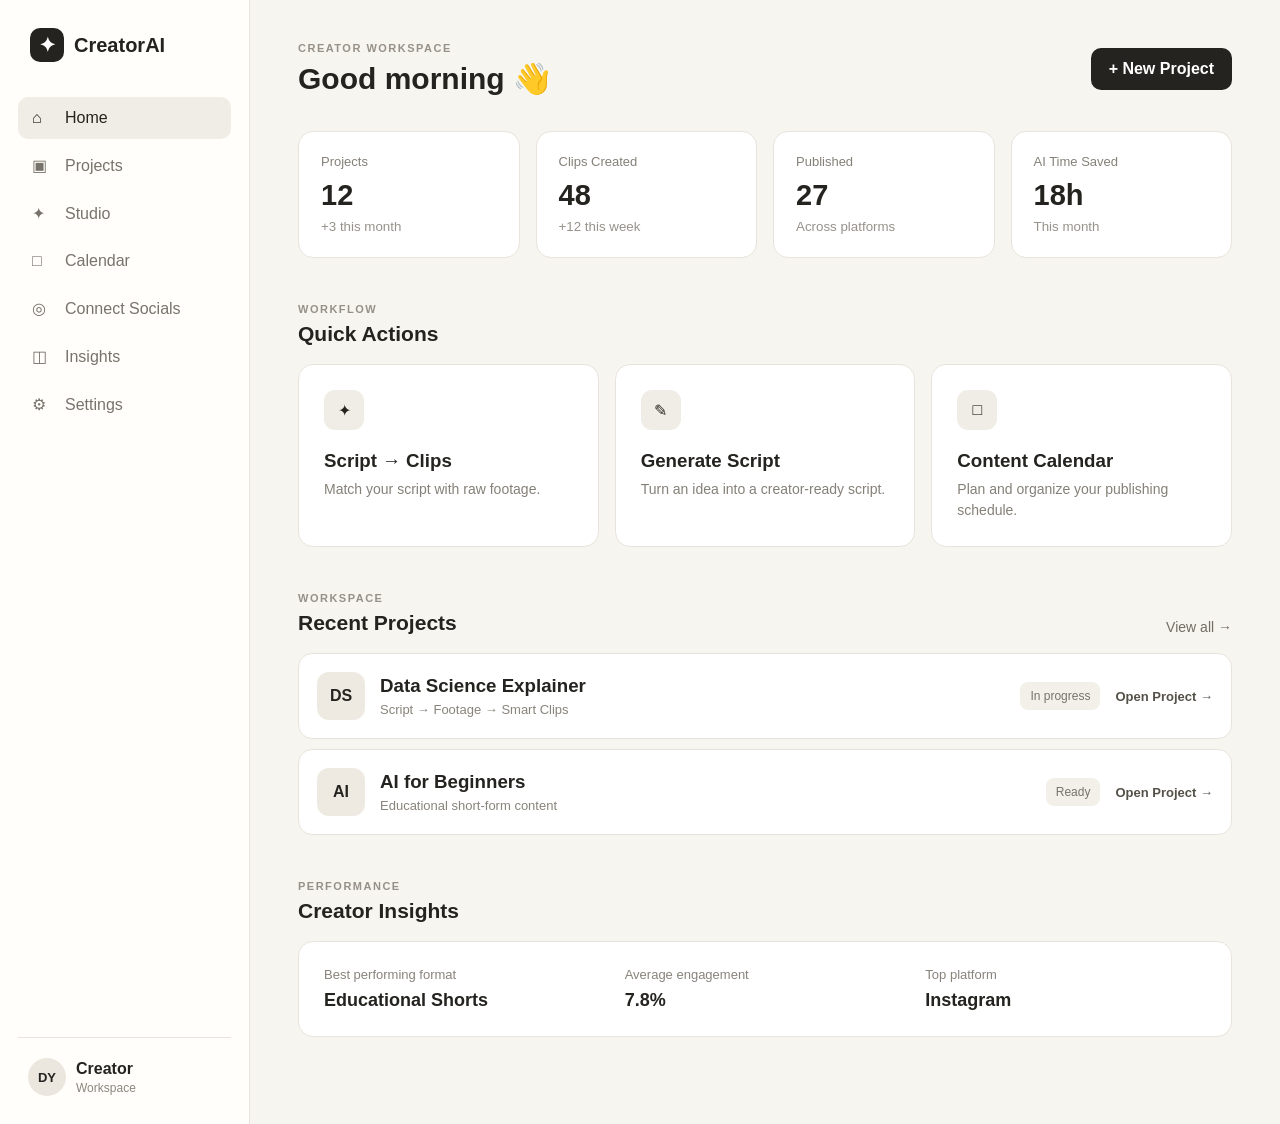
<file: createrai/createrai/index.html>
<!DOCTYPE html>
<html lang="en">

<head>

    <meta charset="UTF-8">

    <meta
        name="viewport"
        content="width=device-width, initial-scale=1.0">

    <title>CreatorAI - Dashboard</title>

    <link
        rel="stylesheet"
        href="style.css">

</head>


<body>

<div class="app">


    <!-- ==========================================
         SIDEBAR
    ========================================== -->

    <aside class="sidebar">

        <div class="brand">

            <div class="brand-icon">
                ✦
            </div>

            <span>
                CreatorAI
            </span>

        </div>


        <nav class="sidebar-nav">

            <a
                href="index.html"
                class="nav-item active">

                <span>⌂</span>
                Home

            </a>


            <a
                href="#projects"
                class="nav-item">

                <span>▣</span>
                Projects

            </a>


            <a
                href="project.html"
                class="nav-item">

                <span>✦</span>
                Studio

            </a>


            <a
                href="#calendar"
                class="nav-item">

                <span>□</span>
                Calendar

            </a>


            <a
                href="#socials"
                class="nav-item">

                <span>◎</span>
                Connect Socials

            </a>


            <a
                href="#insights"
                class="nav-item">

                <span>◫</span>
                Insights

            </a>


            <a
                href="#settings"
                class="nav-item">

                <span>⚙</span>
                Settings

            </a>

        </nav>


        <div class="sidebar-bottom">

            <div class="creator-mini">

                <div class="avatar">
                    DY
                </div>

                <div>

                    <strong>
                        Creator
                    </strong>

                    <span>
                        Workspace
                    </span>

                </div>

            </div>

        </div>

    </aside>



    <!-- ==========================================
         MAIN
    ========================================== -->

    <main class="main-content">


        <!-- TOPBAR -->

        <header class="topbar">

            <div>

                <p class="eyebrow">
                    CREATOR WORKSPACE
                </p>

                <h1>
                    Good morning 👋
                </h1>

            </div>


            <button
                class="new-project-button"
                id="newProjectBtn">

                + New Project

            </button>

        </header>



        <!-- STATS -->

        <section class="stats-grid">


            <div class="stat-card">

                <span>
                    Projects
                </span>

                <strong>
                    12
                </strong>

                <small>
                    +3 this month
                </small>

            </div>


            <div class="stat-card">

                <span>
                    Clips Created
                </span>

                <strong>
                    48
                </strong>

                <small>
                    +12 this week
                </small>

            </div>


            <div class="stat-card">

                <span>
                    Published
                </span>

                <strong>
                    27
                </strong>

                <small>
                    Across platforms
                </small>

            </div>


            <div class="stat-card">

                <span>
                    AI Time Saved
                </span>

                <strong>
                    18h
                </strong>

                <small>
                    This month
                </small>

            </div>


        </section>



        <!-- QUICK ACTIONS -->

        <section class="dashboard-section">

            <div class="section-heading">

                <div>

                    <p class="eyebrow">
                        WORKFLOW
                    </p>

                    <h2>
                        Quick Actions
                    </h2>

                </div>

            </div>


            <div class="quick-actions">


                <a
                    href="project.html"
                    class="quick-card">

                    <div class="quick-icon">
                        ✦
                    </div>

                    <h3>
                        Script → Clips
                    </h3>

                    <p>
                        Match your script with raw footage.
                    </p>

                </a>


                <a
                    href="project.html"
                    class="quick-card">

                    <div class="quick-icon">
                        ✎
                    </div>

                    <h3>
                        Generate Script
                    </h3>

                    <p>
                        Turn an idea into a creator-ready script.
                    </p>

                </a>


                <a
                    href="#calendar"
                    class="quick-card">

                    <div class="quick-icon">
                        □
                    </div>

                    <h3>
                        Content Calendar
                    </h3>

                    <p>
                        Plan and organize your publishing schedule.
                    </p>

                </a>


            </div>

        </section>



        <!-- RECENT PROJECTS -->

        <section
            class="dashboard-section"
            id="projects">

            <div class="section-heading">

                <div>

                    <p class="eyebrow">
                        WORKSPACE
                    </p>

                    <h2>
                        Recent Projects
                    </h2>

                </div>

                <a
                    href="project.html"
                    class="text-link">

                    View all →

                </a>

            </div>


            <div class="project-list">


                <div class="project-card">

                    <div class="project-card-icon">
                        DS
                    </div>

                    <div class="project-card-main">

                        <h3>
                            Data Science Explainer
                        </h3>

                        <p>
                            Script → Footage → Smart Clips
                        </p>

                    </div>

                    <div class="project-card-status">
                        In progress
                    </div>

                    <a
                        href="project.html"
                        class="open-project">

                        Open Project →

                    </a>

                </div>


                <div class="project-card">

                    <div class="project-card-icon">
                        AI
                    </div>

                    <div class="project-card-main">

                        <h3>
                            AI for Beginners
                        </h3>

                        <p>
                            Educational short-form content
                        </p>

                    </div>

                    <div class="project-card-status">
                        Ready
                    </div>

                    <a
                        href="project.html"
                        class="open-project">

                        Open Project →

                    </a>

                </div>


            </div>

        </section>



        <!-- INSIGHTS -->

        <section
            class="dashboard-section"
            id="insights">

            <div class="section-heading">

                <div>

                    <p class="eyebrow">
                        PERFORMANCE
                    </p>

                    <h2>
                        Creator Insights
                    </h2>

                </div>

            </div>


            <div class="insight-panel">

                <div>

                    <span>
                        Best performing format
                    </span>

                    <strong>
                        Educational Shorts
                    </strong>

                </div>


                <div>

                    <span>
                        Average engagement
                    </span>

                    <strong>
                        7.8%
                    </strong>

                </div>


                <div>

                    <span>
                        Top platform
                    </span>

                    <strong>
                        Instagram
                    </strong>

                </div>

            </div>

        </section>


    </main>

</div>



<!-- ==========================================
     NEW PROJECT MODAL
========================================== -->

<div
    class="modal"
    id="projectModal">

    <div class="modal-content">

        <button
            class="modal-close"
            id="closeModal">

            ×

        </button>


        <p class="eyebrow">
            NEW PROJECT
        </p>

        <h2>
            Create a new project
        </h2>

        <p class="modal-description">
            Start a new CreatorAI content workflow.
        </p>


        <label>
            Project Name
        </label>

        <input
            type="text"
            id="projectName"
            placeholder="e.g. Data Science Explainer">


        <label>
            Content Type
        </label>

        <select id="contentType">

            <option>
                Short Video
            </option>

            <option>
                YouTube Video
            </option>

            <option>
                Instagram Reel
            </option>

            <option>
                LinkedIn Video
            </option>

            <option>
                Educational Content
            </option>

        </select>


        <button
            class="create-project-button"
            id="createProjectBtn">

            Create Project

        </button>

    </div>

</div>


<script src="script.js"></script>

</body>

</html>
</file>
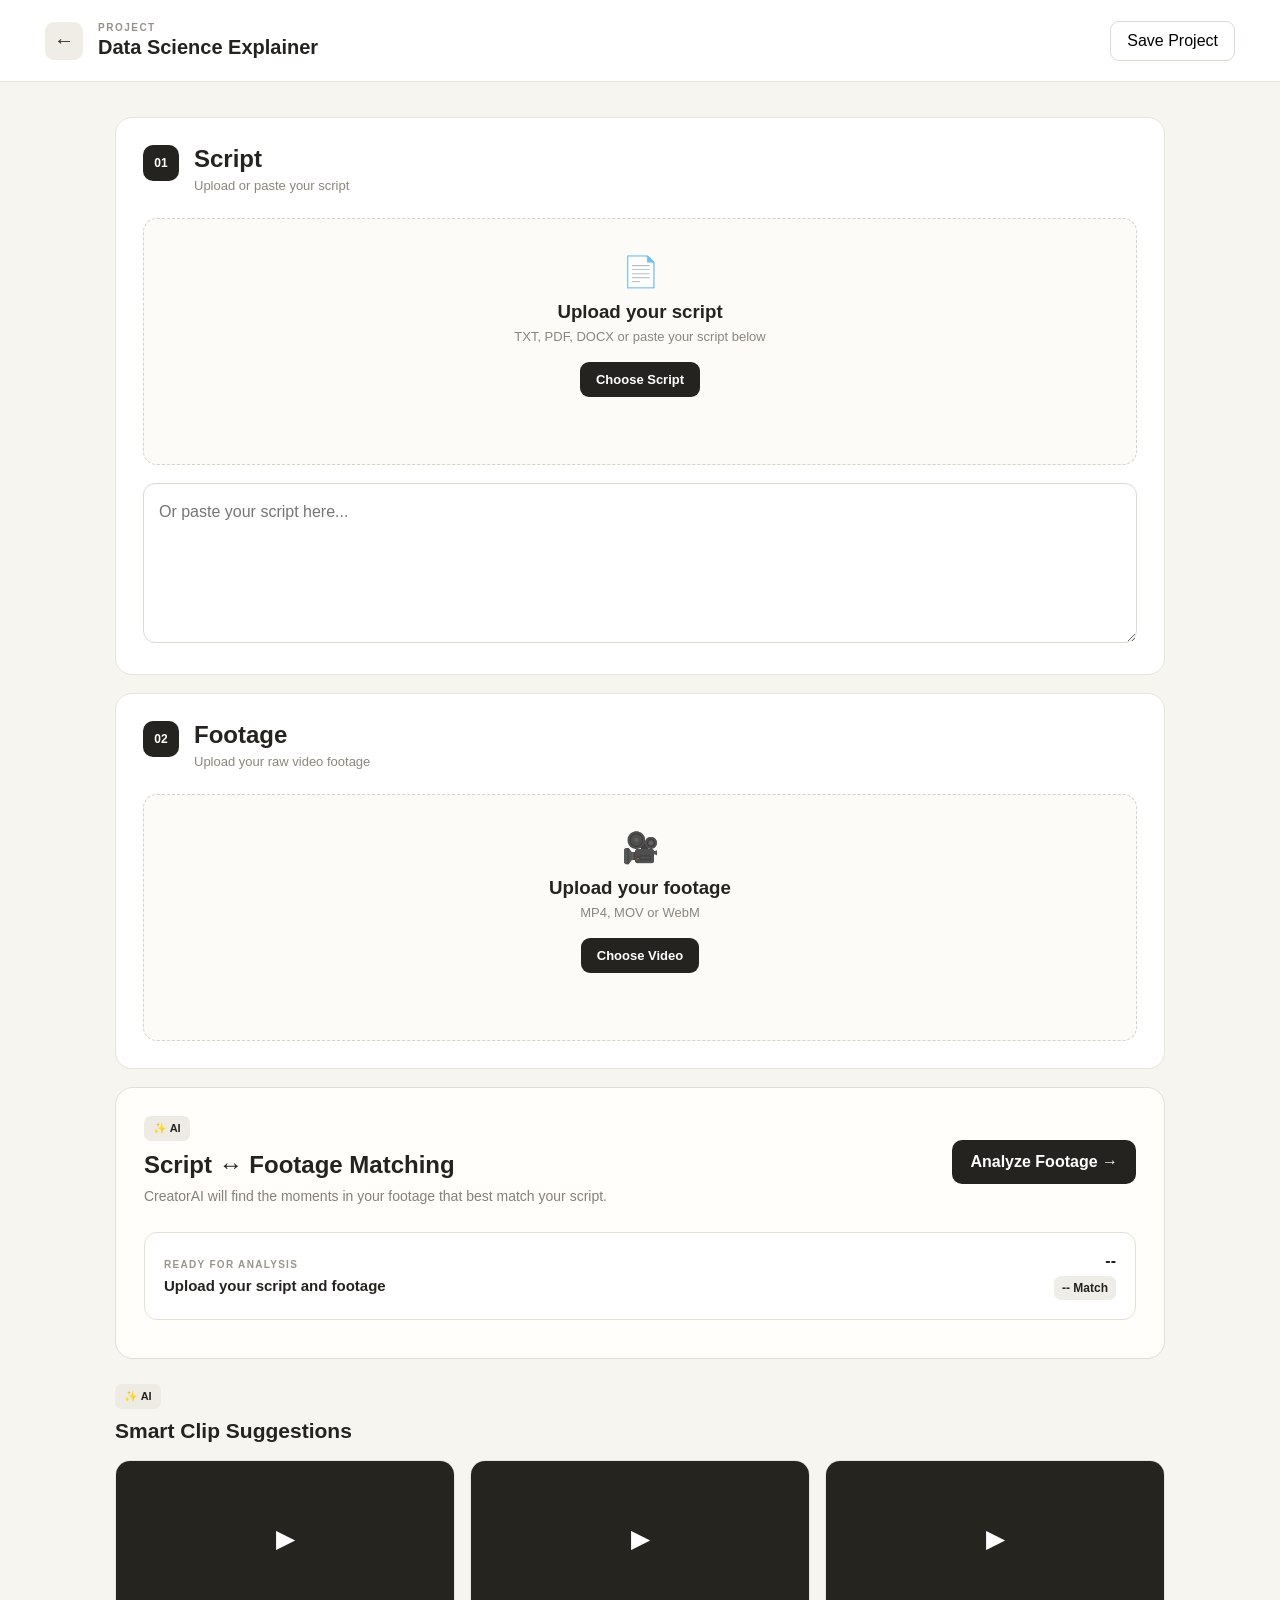
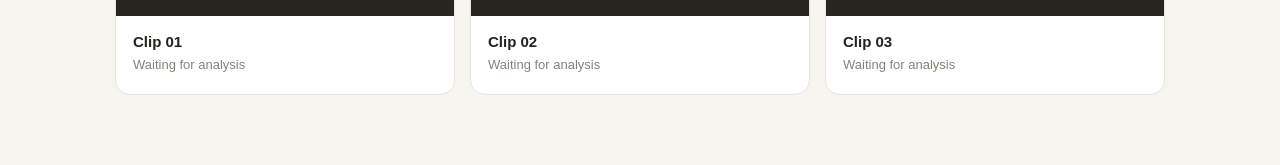
<file: createrai/createrai/project.html>
<!DOCTYPE html>
<html lang="en">

<head>

    <meta charset="UTF-8">

    <meta
        name="viewport"
        content="width=device-width, initial-scale=1.0">

    <title>CreatorAI - Project</title>

    <link
        rel="stylesheet"
        href="style.css">

</head>


<body>

<div class="project-page">


    <!-- ==========================================
         TOP BAR
    ========================================== -->

    <header class="project-topbar">

        <div class="project-title">

            <a
                href="index.html"
                class="back-button">

                ←

            </a>

            <div>

                <p>PROJECT</p>

                <h1 id="projectTitle">
                    Data Science Explainer
                </h1>

            </div>

        </div>


        <button
            class="save-project"
            id="saveProjectButton">

            Save Project

        </button>

    </header>



    <!-- ==========================================
         WORKSPACE
    ========================================== -->

    <main class="workspace">


        <!-- SCRIPT -->

        <section class="workspace-card">

            <div class="card-header">

                <div>

                    <span class="step-number">
                        01
                    </span>

                    <div>

                        <h2>
                            Script
                        </h2>

                        <p>
                            Upload or paste your script
                        </p>

                    </div>

                </div>

            </div>


            <div class="upload-area">

                <div class="upload-icon">
                    📄
                </div>

                <h3>
                    Upload your script
                </h3>

                <p>
                    TXT, PDF, DOCX or paste your script below
                </p>


                <input
                    type="file"
                    id="scriptFile"
                    accept=".txt,.pdf,.doc,.docx">


                <label
                    for="scriptFile"
                    class="upload-button">

                    Choose Script

                </label>


                <p
                    id="scriptUploadStatus"
                    class="upload-status">
                </p>

            </div>


            <textarea
                id="scriptText"
                placeholder="Or paste your script here..."></textarea>

        </section>



        <!-- FOOTAGE -->

        <section class="workspace-card">

            <div class="card-header">

                <div>

                    <span class="step-number">
                        02
                    </span>

                    <div>

                        <h2>
                            Footage
                        </h2>

                        <p>
                            Upload your raw video footage
                        </p>

                    </div>

                </div>

            </div>


            <div class="upload-area">

                <div class="upload-icon">
                    🎥
                </div>

                <h3>
                    Upload your footage
                </h3>

                <p>
                    MP4, MOV or WebM
                </p>


                <input
                    type="file"
                    id="videoFile"
                    accept="video/mp4,video/quicktime,video/webm">


                <label
                    for="videoFile"
                    class="upload-button">

                    Choose Video

                </label>


                <p
                    id="videoUploadStatus"
                    class="upload-status">
                </p>

            </div>

        </section>



        <!-- AI MATCHING -->

        <section class="ai-section">

            <div class="ai-header">

                <div>

                    <span class="ai-badge">
                        ✨ AI
                    </span>

                    <h2>
                        Script ↔ Footage Matching
                    </h2>

                    <p>
                        CreatorAI will find the moments in your
                        footage that best match your script.
                    </p>

                </div>


                <button
                    type="button"
                    class="analyze-button"
                    id="analyzeButton">

                    Analyze Footage →

                </button>

            </div>


            <div id="matchResults">

                <div class="match-card">

                    <div class="match-content">

                        <span class="match-label">
                            READY FOR ANALYSIS
                        </span>

                        <h3>
                            Upload your script and footage
                        </h3>

                    </div>


                    <div class="match-result">

                        <div class="timestamp">
                            --
                        </div>

                        <div class="match-score">
                            -- Match
                        </div>

                    </div>

                </div>

            </div>

        </section>



        <!-- SMART CLIPS -->

        <section class="clips-section">

            <div class="section-title">

                <div>

                    <span class="ai-badge">
                        ✨ AI
                    </span>

                    <h2>
                        Smart Clip Suggestions
                    </h2>

                </div>

            </div>


            <div
                class="clips-grid"
                id="clipsGrid">


                <div class="clip-card">

                    <div class="clip-preview">
                        ▶
                    </div>

                    <div class="clip-info">

                        <h3>
                            Clip 01
                        </h3>

                        <p>
                            Waiting for analysis
                        </p>

                    </div>

                </div>


                <div class="clip-card">

                    <div class="clip-preview">
                        ▶
                    </div>

                    <div class="clip-info">

                        <h3>
                            Clip 02
                        </h3>

                        <p>
                            Waiting for analysis
                        </p>

                    </div>

                </div>


                <div class="clip-card">

                    <div class="clip-preview">
                        ▶
                    </div>

                    <div class="clip-info">

                        <h3>
                            Clip 03
                        </h3>

                        <p>
                            Waiting for analysis
                        </p>

                    </div>

                </div>


            </div>

        </section>


    </main>

</div>


<script src="script.js"></script>

</body>

</html>
</file>
<file: createrai/createrai/style.css>
/* ==========================================
   GLOBAL
========================================== */

* {
    box-sizing: border-box;
    margin: 0;
    padding: 0;
}

body {
    font-family:
        Inter,
        -apple-system,
        BlinkMacSystemFont,
        "Segoe UI",
        sans-serif;

    background: #f7f5f0;
    color: #24231f;
}

a {
    text-decoration: none;
    color: inherit;
}

button,
input,
textarea,
select {
    font: inherit;
}


/* ==========================================
   DASHBOARD
========================================== */

.app {
    min-height: 100vh;
    display: flex;
}


/* ==========================================
   SIDEBAR
========================================== */

.sidebar {
    width: 250px;
    min-height: 100vh;

    background: #fffefa;

    border-right: 1px solid #e8e4dc;

    padding: 28px 18px;

    display: flex;
    flex-direction: column;
}

.brand {
    display: flex;
    align-items: center;
    gap: 10px;

    padding: 0 12px 35px;

    font-size: 20px;
    font-weight: 700;
}

.brand-icon {
    width: 34px;
    height: 34px;

    border-radius: 10px;

    display: flex;
    align-items: center;
    justify-content: center;

    background: #24231f;
    color: white;
}

.sidebar-nav {
    display: flex;
    flex-direction: column;
    gap: 5px;
}

.nav-item {
    display: flex;
    align-items: center;
    gap: 13px;

    padding: 12px 14px;

    border-radius: 10px;

    color: #77736b;

    transition: 0.2s;
}

.nav-item:hover,
.nav-item.active {
    background: #f0ede6;
    color: #24231f;
}

.nav-item span {
    width: 20px;
}

.sidebar-bottom {
    margin-top: auto;
}

.creator-mini {
    border-top: 1px solid #e8e4dc;

    padding: 20px 10px 0;

    display: flex;
    align-items: center;
    gap: 10px;
}

.avatar {
    width: 38px;
    height: 38px;

    border-radius: 50%;

    background: #ebe7de;

    display: flex;
    align-items: center;
    justify-content: center;

    font-size: 13px;
    font-weight: 700;
}

.creator-mini strong,
.creator-mini span {
    display: block;
}

.creator-mini span {
    margin-top: 3px;

    color: #8b877f;
    font-size: 12px;
}


/* ==========================================
   MAIN
========================================== */

.main-content {
    flex: 1;

    max-width: 1400px;

    margin: 0 auto;

    padding: 42px 48px;
}


/* ==========================================
   TOPBAR
========================================== */

.topbar {
    display: flex;
    align-items: center;
    justify-content: space-between;

    margin-bottom: 35px;
}

.eyebrow {
    color: #969188;

    font-size: 11px;

    font-weight: 700;

    letter-spacing: 1.5px;

    margin-bottom: 7px;
}

.topbar h1 {
    font-size: 30px;
}

.new-project-button {
    border: none;

    background: #24231f;
    color: white;

    padding: 12px 18px;

    border-radius: 10px;

    cursor: pointer;

    font-weight: 600;
}

.new-project-button:hover {
    opacity: 0.88;
}


/* ==========================================
   STATS
========================================== */

.stats-grid {
    display: grid;

    grid-template-columns:
        repeat(4, 1fr);

    gap: 16px;

    margin-bottom: 45px;
}

.stat-card {
    background: white;

    border: 1px solid #e8e4dc;

    border-radius: 15px;

    padding: 22px;
}

.stat-card span {
    display: block;

    color: #858078;

    font-size: 13px;

    margin-bottom: 10px;
}

.stat-card strong {
    display: block;

    font-size: 29px;

    margin-bottom: 5px;
}

.stat-card small {
    color: #97928a;
}


/* ==========================================
   SECTIONS
========================================== */

.dashboard-section {
    margin-bottom: 45px;
}

.section-heading {
    display: flex;
    align-items: flex-end;
    justify-content: space-between;

    margin-bottom: 18px;
}

.section-heading h2 {
    font-size: 21px;
}

.text-link {
    color: #716d65;
    font-size: 14px;
}


/* ==========================================
   QUICK ACTIONS
========================================== */

.quick-actions {
    display: grid;

    grid-template-columns:
        repeat(3, 1fr);

    gap: 16px;
}

.quick-card {
    background: white;

    border: 1px solid #e8e4dc;

    border-radius: 15px;

    padding: 25px;

    transition: 0.2s;
}

.quick-card:hover {
    transform: translateY(-2px);

    border-color: #d3cec3;
}

.quick-icon {
    width: 40px;
    height: 40px;

    border-radius: 11px;

    background: #f0ede6;

    display: flex;
    align-items: center;
    justify-content: center;

    margin-bottom: 20px;
}

.quick-card h3 {
    margin-bottom: 7px;
}

.quick-card p {
    color: #858078;

    line-height: 1.5;

    font-size: 14px;
}


/* ==========================================
   PROJECT LIST
========================================== */

.project-list {
    display: flex;
    flex-direction: column;
    gap: 10px;
}

.project-card {
    background: white;

    border: 1px solid #e8e4dc;

    border-radius: 14px;

    padding: 18px;

    display: flex;
    align-items: center;

    gap: 15px;
}

.project-card-icon {
    width: 48px;
    height: 48px;

    border-radius: 12px;

    background: #eeeae1;

    display: flex;
    align-items: center;
    justify-content: center;

    font-weight: 700;
}

.project-card-main {
    flex: 1;
}

.project-card-main h3 {
    margin-bottom: 5px;
}

.project-card-main p {
    color: #89847b;

    font-size: 13px;
}

.project-card-status {
    color: #77736b;

    background: #f3f0e9;

    padding: 7px 10px;

    border-radius: 8px;

    font-size: 12px;
}

.open-project {
    color: #555149;

    font-size: 13px;

    font-weight: 600;
}


/* ==========================================
   INSIGHTS
========================================== */

.insight-panel {
    background: white;

    border: 1px solid #e8e4dc;

    border-radius: 15px;

    padding: 25px;

    display: grid;

    grid-template-columns:
        repeat(3, 1fr);

    gap: 20px;
}

.insight-panel span,
.insight-panel strong {
    display: block;
}

.insight-panel span {
    color: #88837b;

    font-size: 13px;

    margin-bottom: 8px;
}

.insight-panel strong {
    font-size: 18px;
}


/* ==========================================
   MODAL
========================================== */

.modal {
    position: fixed;

    inset: 0;

    background: rgba(25, 24, 21, 0.35);

    display: none;

    align-items: center;
    justify-content: center;

    padding: 20px;
}

.modal.show {
    display: flex;
}

.modal-content {
    position: relative;

    width: 100%;
    max-width: 480px;

    background: white;

    border-radius: 18px;

    padding: 30px;

    box-shadow:
        0 20px 70px
        rgba(0, 0, 0, 0.15);
}

.modal-content h2 {
    margin-bottom: 8px;
}

.modal-description {
    color: #858078;

    margin-bottom: 25px;
}

.modal-content label {
    display: block;

    font-size: 13px;

    font-weight: 600;

    margin: 16px 0 7px;
}

.modal-content input,
.modal-content select {
    width: 100%;

    border: 1px solid #ded9d0;

    border-radius: 9px;

    padding: 12px;

    outline: none;
}

.create-project-button {
    width: 100%;

    margin-top: 22px;

    padding: 13px;

    border: none;

    border-radius: 10px;

    background: #24231f;

    color: white;

    cursor: pointer;

    font-weight: 600;
}

.modal-close {
    position: absolute;

    top: 14px;
    right: 16px;

    border: none;

    background: transparent;

    font-size: 25px;

    cursor: pointer;

    color: #77736b;
}


/* ==========================================
   PROJECT PAGE
========================================== */

.project-page {
    min-height: 100vh;

    background: #f7f5f0;
}


/* ==========================================
   PROJECT TOPBAR
========================================== */

.project-topbar {
    height: 82px;

    padding: 0 45px;

    background: white;

    border-bottom: 1px solid #e8e4dc;

    display: flex;

    align-items: center;

    justify-content: space-between;
}

.project-title {
    display: flex;

    align-items: center;

    gap: 15px;
}

.project-title p {
    color: #969188;

    font-size: 10px;

    letter-spacing: 1.5px;

    font-weight: 700;

    margin-bottom: 3px;
}

.project-title h1 {
    font-size: 20px;
}

.back-button {
    width: 38px;
    height: 38px;

    border-radius: 9px;

    background: #f0ede6;

    display: flex;
    align-items: center;
    justify-content: center;

    font-size: 20px;
}

.save-project {
    border: 1px solid #ded9d0;

    background: white;

    padding: 10px 16px;

    border-radius: 9px;

    cursor: pointer;
}


/* ==========================================
   WORKSPACE
========================================== */

.workspace {
    max-width: 1100px;

    margin: auto;

    padding: 35px 25px 70px;
}

.workspace-card {
    background: white;

    border: 1px solid #e8e4dc;

    border-radius: 17px;

    padding: 27px;

    margin-bottom: 18px;
}

.card-header {
    margin-bottom: 25px;
}

.card-header > div {
    display: flex;

    align-items: flex-start;

    gap: 15px;
}

.step-number {
    width: 36px;
    height: 36px;

    border-radius: 10px;

    background: #24231f;

    color: white;

    display: flex;

    align-items: center;
    justify-content: center;

    font-size: 12px;

    font-weight: 700;
}

.card-header h2 {
    margin-bottom: 5px;
}

.card-header p {
    color: #8b867e;

    font-size: 13px;
}


/* ==========================================
   UPLOAD AREA
========================================== */

.upload-area {
    border: 1.5px dashed #d7d1c7;

    border-radius: 14px;

    padding: 35px;

    text-align: center;

    background: #fcfbf8;
}

.upload-icon {
    font-size: 30px;

    margin-bottom: 12px;
}

.upload-area h3 {
    margin-bottom: 6px;
}

.upload-area p {
    color: #8b867e;

    font-size: 13px;

    margin-bottom: 18px;
}

.upload-area input {
    display: none;
}

.upload-button {
    display: inline-block;

    padding: 10px 16px;

    background: #24231f;

    color: white;

    border-radius: 9px;

    cursor: pointer;

    font-size: 13px;

    font-weight: 600;
}

.upload-status {
    min-height: 18px;

    margin-top: 14px !important;

    margin-bottom: 0 !important;

    color: #555149 !important;
}


/* ==========================================
   SCRIPT TEXT
========================================== */

#scriptText {
    width: 100%;

    min-height: 160px;

    resize: vertical;

    margin-top: 18px;

    border: 1px solid #ded9d0;

    border-radius: 12px;

    padding: 15px;

    outline: none;

    line-height: 1.6;

    background: #fff;
}


/* ==========================================
   AI SECTION
========================================== */

.ai-section {
    background: #fffefa;

    border: 1px solid #e3ded5;

    border-radius: 18px;

    padding: 28px;

    margin-bottom: 20px;
}

.ai-header {
    display: flex;

    align-items: center;

    justify-content: space-between;

    gap: 25px;

    margin-bottom: 25px;
}

.ai-badge {
    display: inline-block;

    background: #eeebe4;

    padding: 6px 9px;

    border-radius: 7px;

    font-size: 11px;

    font-weight: 700;

    margin-bottom: 10px;
}

.ai-header h2 {
    margin-bottom: 7px;
}

.ai-header p {
    color: #858078;

    line-height: 1.5;

    font-size: 14px;
}

.analyze-button {
    flex-shrink: 0;

    border: none;

    background: #24231f;

    color: white;

    padding: 13px 18px;

    border-radius: 10px;

    cursor: pointer;

    font-weight: 600;
}

.analyze-button:disabled {
    opacity: 0.55;

    cursor: wait;
}


/* ==========================================
   MATCH CARD
========================================== */

.match-card {
    background: white;

    border: 1px solid #e5e0d7;

    border-radius: 13px;

    padding: 19px;

    display: flex;

    justify-content: space-between;

    align-items: center;

    gap: 20px;

    margin-bottom: 10px;
}

.match-label {
    color: #9a958c;

    font-size: 10px;

    letter-spacing: 1.3px;

    font-weight: 700;

    display: block;

    margin-bottom: 7px;
}

.match-content h3 {
    font-size: 15px;

    font-weight: 600;
}

.match-result {
    text-align: right;
}

.timestamp {
    font-weight: 600;

    margin-bottom: 6px;
}

.match-score {
    display: inline-block;

    background: #efede7;

    border-radius: 7px;

    padding: 5px 8px;

    font-size: 12px;

    font-weight: 700;
}


/* ==========================================
   CLIPS
========================================== */

.clips-section {
    padding-top: 5px;
}

.section-title {
    margin-bottom: 17px;
}

.section-title h2 {
    font-size: 21px;
}

.clips-grid {
    display: grid;

    grid-template-columns:
        repeat(3, 1fr);

    gap: 15px;
}

.clip-card {
    background: white;

    border: 1px solid #e8e4dc;

    border-radius: 15px;

    overflow: hidden;
}

.clip-preview {
    height: 155px;

    background: #25241f;

    color: white;

    display: flex;

    align-items: center;

    justify-content: center;

    font-size: 25px;
}

.clip-info {
    padding: 17px;
}

.clip-info h3 {
    margin-bottom: 7px;

    font-size: 15px;
}

.clip-info p {
    color: #878279;

    font-size: 13px;

    margin-bottom: 5px;
}

.clip-info small {
    display: inline-block;

    margin-top: 7px;

    padding: 5px 7px;

    background: #f0ede6;

    border-radius: 6px;

    color: #6f6a62;
}


/* ==========================================
   RESPONSIVE
========================================== */

@media (max-width: 900px) {

    .sidebar {
        width: 210px;
    }

    .main-content {
        padding: 30px;
    }

    .stats-grid {
        grid-template-columns:
            repeat(2, 1fr);
    }

    .quick-actions {
        grid-template-columns:
            1fr;
    }

    .clips-grid {
        grid-template-columns:
            1fr 1fr;
    }

}


@media (max-width: 650px) {

    .sidebar {
        display: none;
    }

    .main-content {
        padding: 22px;
    }

    .topbar {
        align-items: flex-start;

        gap: 20px;

        flex-direction: column;
    }

    .stats-grid {
        grid-template-columns:
            1fr;
    }

    .project-topbar {
        padding: 0 20px;
    }

    .project-title h1 {
        font-size: 16px;
    }

    .save-project {
        font-size: 12px;
    }

    .workspace {
        padding: 20px 15px 50px;
    }

    .ai-header {
        flex-direction: column;

        align-items: flex-start;
    }

    .match-card {
        flex-direction: column;

        align-items: flex-start;
    }

    .match-result {
        text-align: left;
    }

    .clips-grid {
        grid-template-columns:
            1fr;
    }

}
</file>
